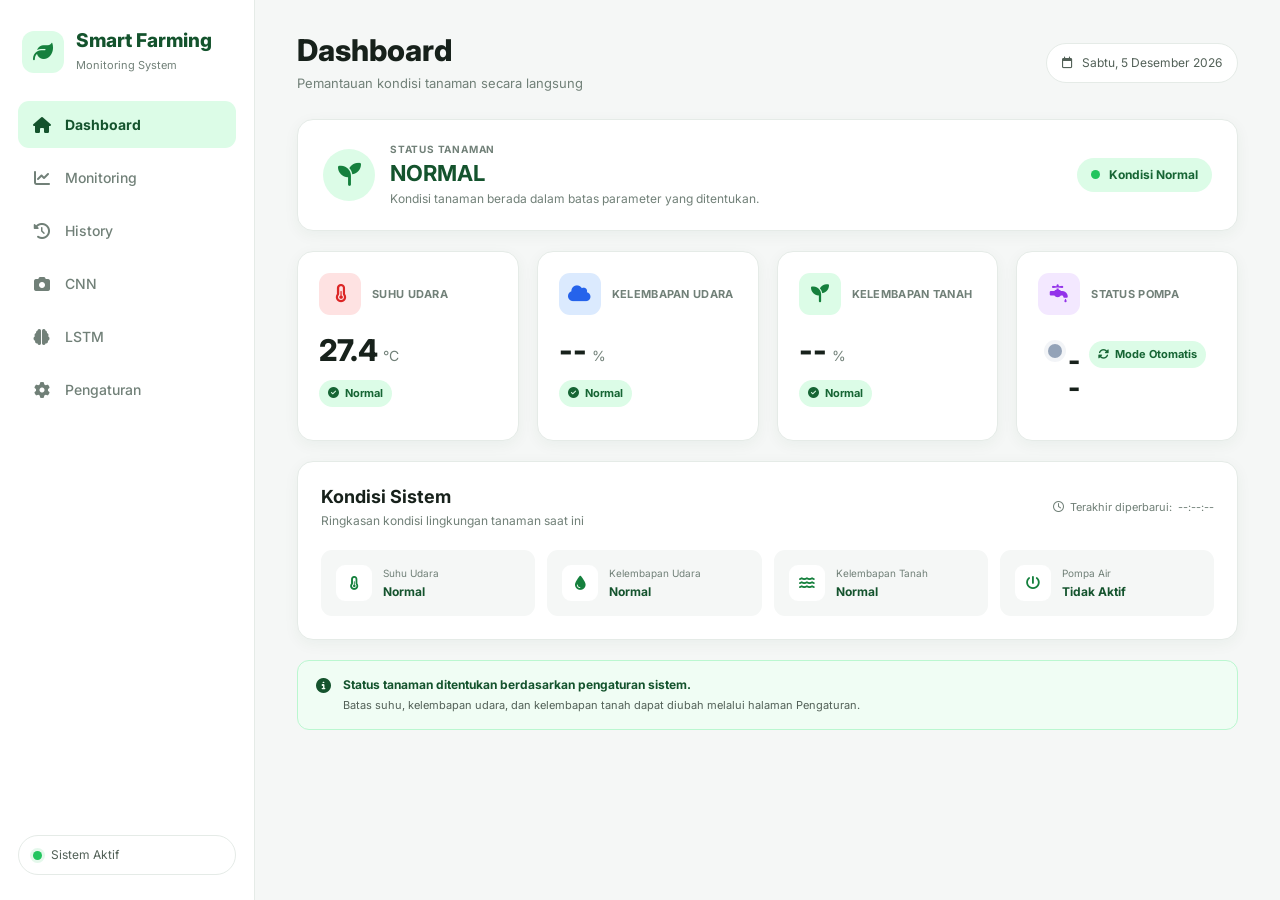
<file: smart-farming-web-interface-final/index.html>
<!DOCTYPE html>
<html lang="id">
<head>
    <meta charset="UTF-8">
    <meta name="viewport" content="width=device-width, initial-scale=1.0">

    <title>Dashboard - Smart Farming</title>

    <!-- Font -->
    <link rel="preconnect" href="https://fonts.googleapis.com">
    <link rel="preconnect" href="https://fonts.gstatic.com" crossorigin>
    <link href="https://fonts.googleapis.com/css2?family=Inter:wght@400;500;600;700;800&display=swap" rel="stylesheet">

    <!-- Icon -->
    <link rel="stylesheet"
          href="https://cdnjs.cloudflare.com/ajax/libs/font-awesome/6.5.2/css/all.min.css">

    <!-- CSS -->
    <link rel="stylesheet" href="style.css">
</head>

<body>

<div class="app-container">

    <!-- SIDEBAR -->
    <aside class="sidebar">

        <div class="sidebar-logo">

            <div class="logo-icon">
                <i class="fa-solid fa-leaf"></i>
            </div>

            <div>
                <h2>Smart Farming</h2>
                <span>Monitoring System</span>
            </div>

        </div>


        <nav class="sidebar-menu">

            <a href="index.html" class="menu-item active">
                <i class="fa-solid fa-house"></i>
                <span>Dashboard</span>
            </a>

            <a href="monitoring.html" class="menu-item">
                <i class="fa-solid fa-chart-line"></i>
                <span>Monitoring</span>
            </a>
<a href="history.html" class="menu-item">
                <i class="fa-solid fa-clock-rotate-left"></i>
                <span>History</span>
            </a>


                <a href="cnn.html" class="menu-item">
                    <i class="fa-solid fa-camera"></i>
                    <span>CNN</span>
                </a>

                <a href="lstm.html" class="menu-item">
                    <i class="fa-solid fa-brain"></i>
                    <span>LSTM</span>
                </a>

            <a href="setting.html" class="menu-item">
                <i class="fa-solid fa-gear"></i>
                <span>Pengaturan</span>
            </a>

        </nav>


        <div class="sidebar-footer">

            <div class="system-status">
                <span class="status-dot"></span>
                <span>Sistem Aktif</span>
            </div>

        </div>

    </aside>


    <!-- MAIN -->
    <main class="main-content">

        <!-- HEADER -->
        <header class="top-header">

            <div>
                <h1>Dashboard</h1>
                <p>Pemantauan kondisi tanaman secara langsung</p>
            </div>

            <div class="header-date">
                <i class="fa-regular fa-calendar"></i>
                <span id="currentDate">--</span>
            </div>

        </header>


        <!-- STATUS TANAMAN -->
        <section class="plant-status-card" id="plantStatusCard">

            <div class="plant-status-left">

                <div class="plant-status-icon">
                    <i class="fa-solid fa-seedling"></i>
                </div>

                <div>

                    <span class="section-label">
                        STATUS TANAMAN
                    </span>

                    <h2 id="plantStatus">
                        NORMAL
                    </h2>

                    <p id="plantStatusDescription">
                        Kondisi tanaman berada dalam batas
                        parameter yang ditentukan.
                    </p>

                </div>

            </div>


            <div class="status-indicator">

                <span
                    class="status-dot-large"
                    id="plantStatusDot">
                </span>

                <span id="plantStatusText">
                    Kondisi Normal
                </span>

            </div>

        </section>


        <!-- SENSOR -->
        <section class="dashboard-grid">


            <!-- SUHU -->
            <div class="sensor-card">

                <div class="sensor-card-header">

                    <div class="sensor-icon temperature">
                        <i class="fa-solid fa-temperature-half"></i>
                    </div>

                    <span class="sensor-label">
                        SUHU UDARA
                    </span>

                </div>


                <div class="sensor-value">

                    <span id="temperatureValue">
                        27.4
                    </span>

                    <span class="sensor-unit">
                        °C
                    </span>

                </div>


                <div
                    class="sensor-status normal"
                    id="temperatureStatus">

                    <i class="fa-solid fa-circle-check"></i>
                    Normal

                </div>

            </div>


            <!-- KELEMBAPAN UDARA -->
            <div class="sensor-card">

                <div class="sensor-card-header">

                    <div class="sensor-icon humidity">
                        <i class="fa-solid fa-cloud"></i>
                    </div>

                    <span class="sensor-label">
                        KELEMBAPAN UDARA
                    </span>

                </div>


                <div class="sensor-value">

                    <span id="humidityValue">
                        --
                    </span>

                    <span class="sensor-unit">
                        %
                    </span>

                </div>


                <div
                    class="sensor-status normal"
                    id="humidityStatus">

                    <i class="fa-solid fa-circle-check"></i>
                    Normal

                </div>

            </div>


            <!-- KELEMBAPAN TANAH -->
            <div class="sensor-card">

                <div class="sensor-card-header">

                    <div class="sensor-icon soil">
                        <i class="fa-solid fa-seedling"></i>
                    </div>

                    <span class="sensor-label">
                        KELEMBAPAN TANAH
                    </span>

                </div>


                <div class="sensor-value">

                    <span id="soilValue">
                        --
                    </span>

                    <span class="sensor-unit">
                        %
                    </span>

                </div>


                <div
                    class="sensor-status normal"
                    id="soilStatus">

                    <i class="fa-solid fa-circle-check"></i>
                    Normal

                </div>

            </div>


            <!-- POMPA -->
            <div class="sensor-card">

                <div class="sensor-card-header">

                    <div class="sensor-icon pump">
                        <i class="fa-solid fa-faucet-drip"></i>
                    </div>

                    <span class="sensor-label">
                        STATUS POMPA
                    </span>

                </div>


                <div class="pump-status">

                    <div
                        class="pump-indicator"
                        id="pumpIndicator">
                    </div>

                    <span id="pumpStatus">
                        --
                    </span>

                </div>


                <div
                    class="sensor-status normal"
                    id="pumpMode">

                    <i class="fa-solid fa-rotate"></i>
                    Mode Otomatis

                </div>

            </div>

        </section>


        <!-- KONDISI SISTEM -->
        <section class="information-section">

            <div class="section-header">

                <div>

                    <h2>Kondisi Sistem</h2>

                    <p>
                        Ringkasan kondisi lingkungan tanaman saat ini
                    </p>

                </div>


                <div class="last-update">

                    <i class="fa-regular fa-clock"></i>

                    Terakhir diperbarui:

                    <span id="lastUpdate">
                        --:--:--
                    </span>

                </div>

            </div>


            <div class="condition-panel">


                <!-- SUHU -->
                <div class="condition-item">

                    <div class="condition-icon">
                        <i class="fa-solid fa-temperature-half"></i>
                    </div>

                    <div class="condition-content">

                        <span>
                            Suhu Udara
                        </span>

                        <strong id="temperatureCondition">
                            Normal
                        </strong>

                    </div>

                </div>


                <!-- RH -->
                <div class="condition-item">

                    <div class="condition-icon">
                        <i class="fa-solid fa-droplet"></i>
                    </div>

                    <div class="condition-content">

                        <span>
                            Kelembapan Udara
                        </span>

                        <strong id="humidityCondition">
                            Normal
                        </strong>

                    </div>

                </div>


                <!-- SOIL -->
                <div class="condition-item">

                    <div class="condition-icon">
                        <i class="fa-solid fa-water"></i>
                    </div>

                    <div class="condition-content">

                        <span>
                            Kelembapan Tanah
                        </span>

                        <strong id="soilCondition">
                            Normal
                        </strong>

                    </div>

                </div>


                <!-- POMPA -->
                <div class="condition-item">

                    <div class="condition-icon">
                        <i class="fa-solid fa-power-off"></i>
                    </div>

                    <div class="condition-content">

                        <span>
                            Pompa Air
                        </span>

                        <strong id="pumpCondition">
                            Tidak Aktif
                        </strong>

                    </div>

                </div>

            </div>

        </section>


        <!-- INFORMASI -->
        <section class="dashboard-note">

            <i class="fa-solid fa-circle-info"></i>

            <div>

                <strong>
                    Status tanaman ditentukan berdasarkan
                    pengaturan sistem.
                </strong>

                <p>
                    Batas suhu, kelembapan udara, dan
                    kelembapan tanah dapat diubah melalui
                    halaman Pengaturan.
                </p>

            </div>

        </section>

    </main>

</div>


<!-- JAVASCRIPT -->
<script src="javascript/dashboard.js"></script>

</body>
</html>
</file>
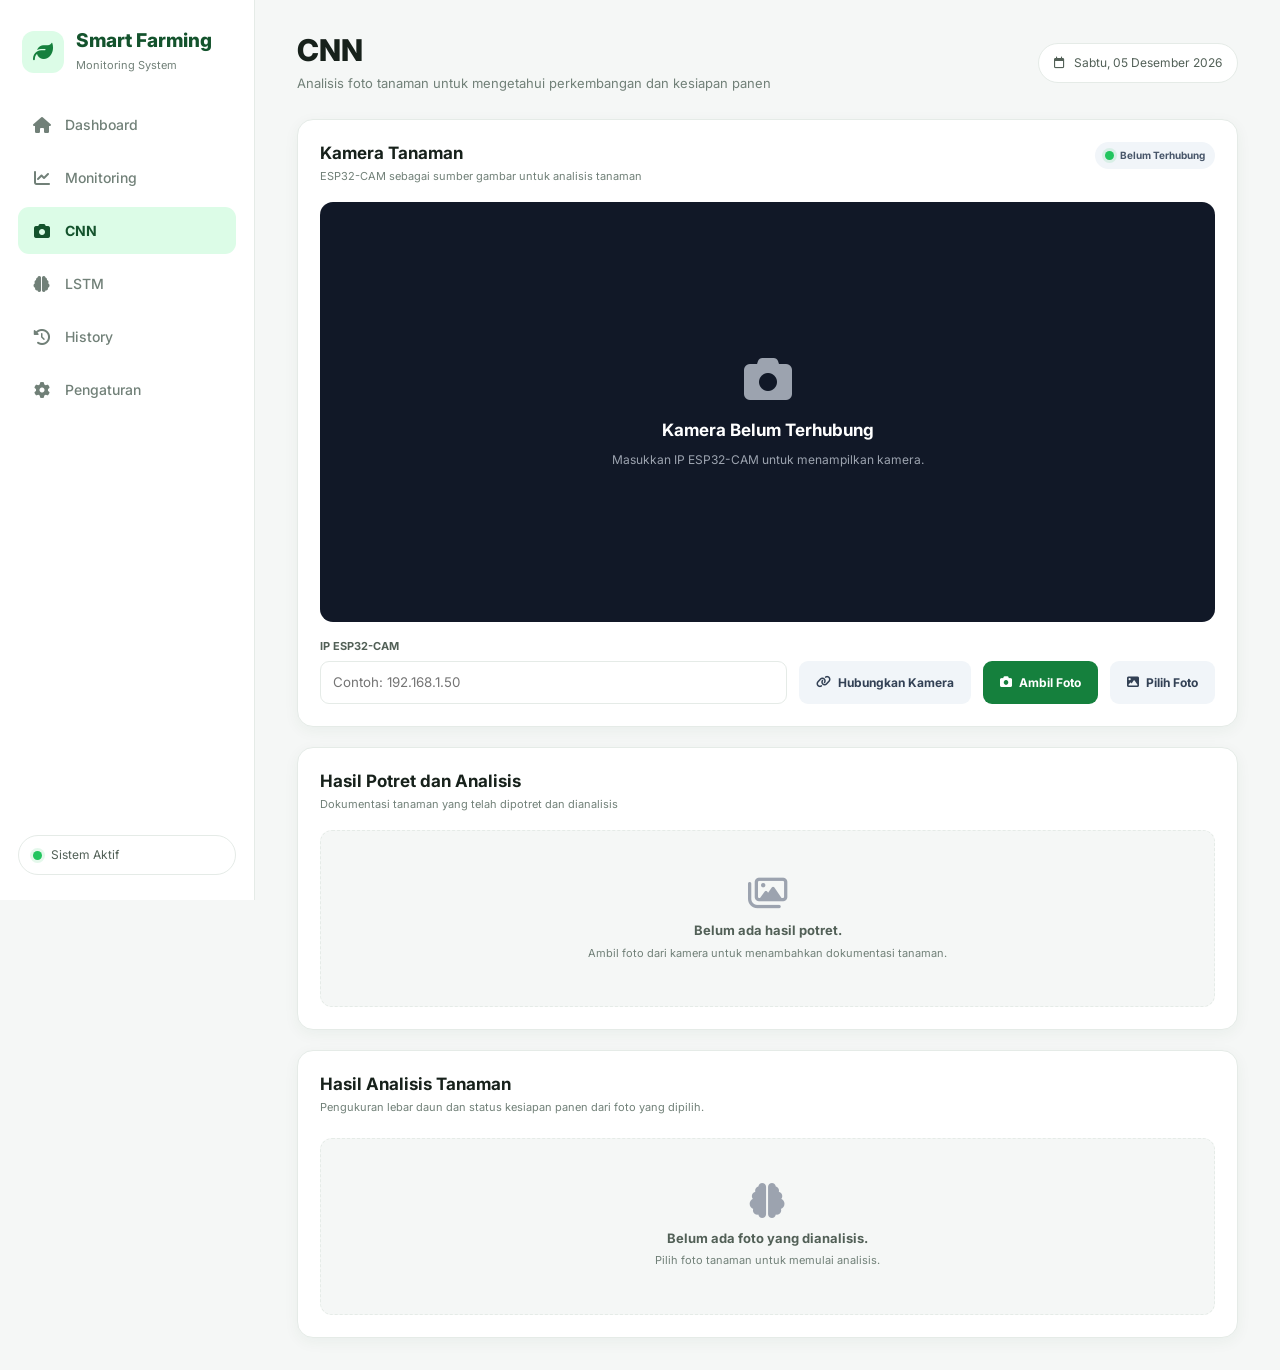
<file: smart-farming-web-interface-final/cnn.html>
<!DOCTYPE html>
<html lang="id">
<head>
<meta charset="UTF-8">
<meta name="viewport" content="width=device-width, initial-scale=1.0">
<title>CNN - Smart Farming</title>
<link rel="preconnect" href="https://fonts.googleapis.com">
<link rel="preconnect" href="https://fonts.gstatic.com" crossorigin>
<link href="https://fonts.googleapis.com/css2?family=Inter:wght@400;500;600;700;800&display=swap" rel="stylesheet">
<link rel="stylesheet" href="https://cdnjs.cloudflare.com/ajax/libs/font-awesome/6.5.2/css/all.min.css">
<link rel="stylesheet" href="style.css">
</head>
<body>
<div class="app-container">
<aside class="sidebar">
<div class="sidebar-logo">
<div class="logo-icon"><i class="fa-solid fa-leaf"></i></div>
<div><h2>Smart Farming</h2><span>Monitoring System</span></div>
</div>
<nav class="sidebar-menu">
                <a href="index.html" class="menu-item">
                    <i class="fa-solid fa-house"></i>
                    <span>Dashboard</span>
                </a>

                <a href="monitoring.html" class="menu-item">
                    <i class="fa-solid fa-chart-line"></i>
                    <span>Monitoring</span>
                </a>

                <a href="cnn.html" class="menu-item active">
                    <i class="fa-solid fa-camera"></i>
                    <span>CNN</span>
                </a>

                <a href="lstm.html" class="menu-item">
                    <i class="fa-solid fa-brain"></i>
                    <span>LSTM</span>
                </a>

                <a href="history.html" class="menu-item">
                    <i class="fa-solid fa-clock-rotate-left"></i>
                    <span>History</span>
                </a>

                <a href="setting.html" class="menu-item">
                    <i class="fa-solid fa-gear"></i>
                    <span>Pengaturan</span>
                </a>
</nav>
<div class="sidebar-footer"><div class="system-status"><span class="status-dot"></span><span>Sistem Aktif</span></div></div>
</aside>
<main class="main-content">
<header class="top-header">
<div><h1>CNN</h1><p>Analisis foto tanaman untuk mengetahui perkembangan dan kesiapan panen</p></div>
<div class="header-date"><i class="fa-regular fa-calendar"></i><span id="currentDate">--</span></div>
</header>

            <!-- =================================================
             KAMERA
             ================================================= -->

            <section class="monitor-panel camera-panel">

                <div class="monitor-panel-header">

                    <div>

                        <h2>
                            Kamera Tanaman
                        </h2>

                        <p>
                            ESP32-CAM sebagai sumber gambar untuk analisis tanaman
                        </p>

                    </div>

                    <span class="camera-status">

                        <span class="status-dot" id="cameraStatusDot">
                        </span>

                        <span id="cameraStatus">
                            Belum Terhubung
                        </span>

                    </span>

                </div>


                <!-- CAMERA -->

                <div class="monitor-camera">

                    <img id="cameraImage" alt="ESP32-CAM">

                    <div id="cameraPlaceholder" class="camera-placeholder">

                        <i class="fa-solid fa-camera"></i>

                        <h3>
                            Kamera Belum Terhubung
                        </h3>

                        <p>
                            Masukkan IP ESP32-CAM untuk menampilkan kamera.
                        </p>

                    </div>

                </div>


                <!-- CAMERA CONTROL -->

                <div class="camera-control">

                    <div class="camera-ip">

                        <label>
                            IP ESP32-CAM
                        </label>

                        <input type="text" id="cameraIpInput" placeholder="Contoh: 192.168.1.50">

                    </div>

                    <button class="camera-button" id="connectCameraButton">

                        <i class="fa-solid fa-link"></i>

                        Hubungkan Kamera

                    </button>


                    <button class="capture-button" id="captureButton">

                        <i class="fa-solid fa-camera"></i>

                        Ambil Foto

                    </button>
                    <!-- PILIH FOTO DARI PERANGKAT -->
                    <input type="file" id="cnnImageInput" accept="image/*" capture="environment" style="display:none;">

                    <button class="camera-button" id="uploadCnnButton">

                        <i class="fa-solid fa-image"></i>

                        Pilih Foto

                    </button>
                </div>

            </section>





            <!-- =================================================
             HASIL POTRET
             ================================================= -->

            <section class="monitor-panel photo-section">

                <div class="monitor-panel-header">

                    <div>

                        <h2>
                            Hasil Potret dan Analisis
                        </h2>

                        <p>
                            Dokumentasi tanaman yang telah dipotret dan dianalisis
                        </p>

                    </div>

                </div>


                <div class="photo-result-grid" id="photoResultGrid">

                    <!--
                    Foto hasil analisis akan ditambahkan
                    oleh monitoring.js
                -->
                    <div id="cnnUploadResult" style="display:none;">

                    </div>
                    <div class="empty-photo" id="emptyPhoto">

                        <i class="fa-regular fa-images"></i>

                        <p>
                            Belum ada hasil potret.
                        </p>

                        <span>
                            Ambil foto dari kamera untuk menambahkan
                            dokumentasi tanaman.
                        </span>

                    </div>

                </div>

            </section>





<section class="monitor-panel" style="margin-top:20px;">
<div class="monitor-panel-header">
<div><h2>Hasil Analisis Tanaman</h2><p>Pengukuran lebar daun dan status kesiapan panen dari foto yang dipilih.</p></div>
</div>
<div id="cnnAnalysisResult" class="cnn-analysis-result">
<div class="empty-photo"><i class="fa-solid fa-brain"></i><p>Belum ada foto yang dianalisis.</p><span>Pilih foto tanaman untuk memulai analisis.</span></div>
</div>
</section>

</main>
</div>
<script src="javascript/cnn.js"></script>
</body>
</html>
</file>
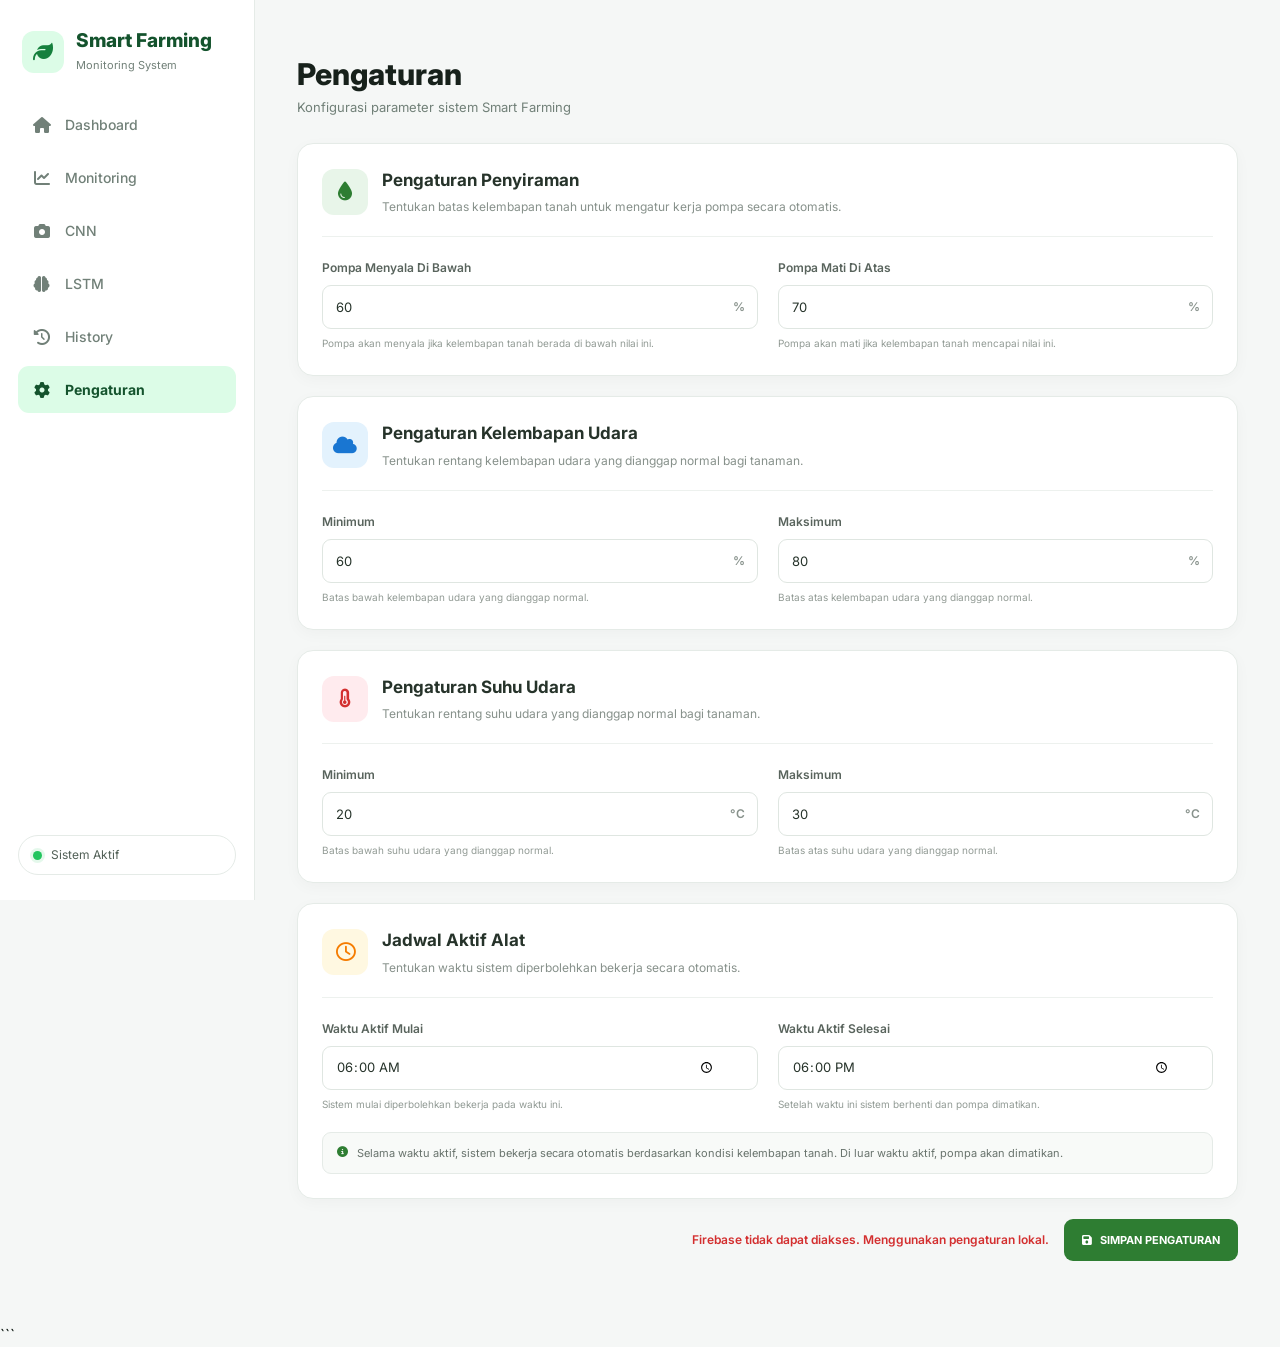
<file: smart-farming-web-interface-final/setting.html>
```html
<!DOCTYPE html>
<html lang="id">

<head>
    <meta charset="UTF-8">
    <meta name="viewport" content="width=device-width, initial-scale=1.0">

    <title>Pengaturan - Smart Farming</title>

    <!-- Font -->
    <link rel="preconnect" href="https://fonts.googleapis.com">
    <link rel="preconnect" href="https://fonts.gstatic.com" crossorigin>

    <link
        href="https://fonts.googleapis.com/css2?family=Inter:wght@400;500;600;700;800&display=swap"
        rel="stylesheet"
    >

    <!-- Font Awesome -->
    <link
        rel="stylesheet"
        href="https://cdnjs.cloudflare.com/ajax/libs/font-awesome/6.5.2/css/all.min.css"
    >

    <!-- CSS UTAMA -->
    <link rel="stylesheet" href="style.css">
</head>

<body>

<div class="app-container">

    <!-- =====================================================
         SIDEBAR
         ===================================================== -->

    <aside class="sidebar">

        <div class="sidebar-logo">

            <div class="logo-icon">
                <i class="fa-solid fa-leaf"></i>
            </div>

            <div>
                <h2>Smart Farming</h2>
                <span>Monitoring System</span>
            </div>

        </div>


        <nav class="sidebar-menu">

            <a href="index.html" class="menu-item">
                <i class="fa-solid fa-house"></i>
                <span>Dashboard</span>
            </a>

            <a href="monitoring.html" class="menu-item">
                <i class="fa-solid fa-chart-line"></i>
                <span>Monitoring</span>
            </a>

                <a href="cnn.html" class="menu-item">
                    <i class="fa-solid fa-camera"></i>
                    <span>CNN</span>
                </a>

                <a href="lstm.html" class="menu-item">
                    <i class="fa-solid fa-brain"></i>
                    <span>LSTM</span>
                </a>
<a href="history.html" class="menu-item">
                <i class="fa-solid fa-clock-rotate-left"></i>
                <span>History</span>
            </a>

            <a href="setting.html" class="menu-item active">
                <i class="fa-solid fa-gear"></i>
                <span>Pengaturan</span>
            </a>

        </nav>


        <div class="sidebar-footer">

            <div class="system-status">

                <span class="status-dot"></span>

                <span>Sistem Aktif</span>

            </div>

        </div>

    </aside>


    <!-- =====================================================
         MAIN CONTENT
         ===================================================== -->

    <main class="main-content">

        <!-- HEADER -->

        <header class="top-header">

            <div>

                <h1>Pengaturan</h1>

                <p>
                    Konfigurasi parameter sistem Smart Farming
                </p>

            </div>

        </header>


        <!-- =================================================
             PENGATURAN PENYIRAMAN
             ================================================= -->

        <section class="setting-section">

            <div class="setting-section-header">

                <div class="setting-section-icon soil">
                    <i class="fa-solid fa-droplet"></i>
                </div>

                <div>

                    <h2>Pengaturan Penyiraman</h2>

                    <p>
                        Tentukan batas kelembapan tanah untuk
                        mengatur kerja pompa secara otomatis.
                    </p>

                </div>

            </div>


            <div class="setting-grid">

                <!-- BATAS POMPA ON -->

                <div class="setting-item">

                    <label for="soilOn">
                        Pompa Menyala Di Bawah
                    </label>

                    <div class="setting-input">

                        <input
                            type="number"
                            id="soilOn"
                            min="0"
                            max="100"
                            value="60"
                        >

                        <span>%</span>

                    </div>

                    <small>
                        Pompa akan menyala jika kelembapan
                        tanah berada di bawah nilai ini.
                    </small>

                </div>


                <!-- BATAS POMPA OFF -->

                <div class="setting-item">

                    <label for="soilOff">
                        Pompa Mati Di Atas
                    </label>

                    <div class="setting-input">

                        <input
                            type="number"
                            id="soilOff"
                            min="0"
                            max="100"
                            value="70"
                        >

                        <span>%</span>

                    </div>

                    <small>
                        Pompa akan mati jika kelembapan
                        tanah mencapai nilai ini.
                    </small>

                </div>

            </div>

        </section>


        <!-- =================================================
             KELEMBAPAN UDARA
             ================================================= -->

        <section class="setting-section">

            <div class="setting-section-header">

                <div class="setting-section-icon humidity">
                    <i class="fa-solid fa-cloud"></i>
                </div>

                <div>

                    <h2>Pengaturan Kelembapan Udara</h2>

                    <p>
                        Tentukan rentang kelembapan udara
                        yang dianggap normal bagi tanaman.
                    </p>

                </div>

            </div>


            <div class="setting-grid">

                <!-- MINIMUM -->

                <div class="setting-item">

                    <label for="humidityMin">
                        Minimum
                    </label>

                    <div class="setting-input">

                        <input
                            type="number"
                            id="humidityMin"
                            min="0"
                            max="100"
                            value="60"
                        >

                        <span>%</span>

                    </div>

                    <small>
                        Batas bawah kelembapan udara
                        yang dianggap normal.
                    </small>

                </div>


                <!-- MAKSIMUM -->

                <div class="setting-item">

                    <label for="humidityMax">
                        Maksimum
                    </label>

                    <div class="setting-input">

                        <input
                            type="number"
                            id="humidityMax"
                            min="0"
                            max="100"
                            value="80"
                        >

                        <span>%</span>

                    </div>

                    <small>
                        Batas atas kelembapan udara
                        yang dianggap normal.
                    </small>

                </div>

            </div>

        </section>


        <!-- =================================================
             SUHU UDARA
             ================================================= -->

        <section class="setting-section">

            <div class="setting-section-header">

                <div class="setting-section-icon temperature">
                    <i class="fa-solid fa-temperature-half"></i>
                </div>

                <div>

                    <h2>Pengaturan Suhu Udara</h2>

                    <p>
                        Tentukan rentang suhu udara
                        yang dianggap normal bagi tanaman.
                    </p>

                </div>

            </div>


            <div class="setting-grid">

                <!-- SUHU MINIMUM -->

                <div class="setting-item">

                    <label for="tempMin">
                        Minimum
                    </label>

                    <div class="setting-input">

                        <input
                            type="number"
                            id="tempMin"
                            step="0.1"
                            value="20"
                        >

                        <span>°C</span>

                    </div>

                    <small>
                        Batas bawah suhu udara
                        yang dianggap normal.
                    </small>

                </div>


                <!-- SUHU MAKSIMUM -->

                <div class="setting-item">

                    <label for="tempMax">
                        Maksimum
                    </label>

                    <div class="setting-input">

                        <input
                            type="number"
                            id="tempMax"
                            step="0.1"
                            value="30"
                        >

                        <span>°C</span>

                    </div>

                    <small>
                        Batas atas suhu udara
                        yang dianggap normal.
                    </small>

                </div>

            </div>

        </section>


        <!-- =================================================
             JADWAL AKTIF ALAT
             ================================================= -->

        <section class="setting-section">

            <div class="setting-section-header">

                <div class="setting-section-icon schedule">
                    <i class="fa-regular fa-clock"></i>
                </div>

                <div>

                    <h2>Jadwal Aktif Alat</h2>

                    <p>
                        Tentukan waktu sistem diperbolehkan
                        bekerja secara otomatis.
                    </p>

                </div>

            </div>


            <div class="setting-grid">

                <!-- WAKTU MULAI -->

                <div class="setting-item">

                    <label for="startTime">
                        Waktu Aktif Mulai
                    </label>

                    <div class="setting-input">

                        <input
                            type="time"
                            id="startTime"
                            value="06:00"
                        >

                    </div>

                    <small>
                        Sistem mulai diperbolehkan bekerja
                        pada waktu ini.
                    </small>

                </div>


                <!-- WAKTU SELESAI -->

                <div class="setting-item">

                    <label for="endTime">
                        Waktu Aktif Selesai
                    </label>

                    <div class="setting-input">

                        <input
                            type="time"
                            id="endTime"
                            value="18:00"
                        >

                    </div>

                    <small>
                        Setelah waktu ini sistem berhenti
                        dan pompa dimatikan.
                    </small>

                </div>

            </div>


            <!-- INFORMASI JADWAL -->

            <div class="schedule-note">

                <i class="fa-solid fa-circle-info"></i>

                <span>
                    Selama waktu aktif, sistem bekerja
                    secara otomatis berdasarkan kondisi
                    kelembapan tanah. Di luar waktu aktif,
                    pompa akan dimatikan.
                </span>

            </div>

        </section>


        <!-- =================================================
             TOMBOL SIMPAN
             ================================================= -->

        <div class="setting-actions">

            <p id="message"></p>

            <button
                type="button"
                id="saveButton"
                class="save-button"
            >

                <i class="fa-solid fa-floppy-disk"></i>

                SIMPAN PENGATURAN

            </button>

        </div>


    </main>

</div>


<!-- JAVASCRIPT -->

<script src="javascript/setting.js"></script>

</body>

</html>
```
</file>
<file: smart-farming-web-interface-final/style.css>
/* =========================================================
   SMART FARMING - DASHBOARD
   ========================================================= */

* {
    box-sizing: border-box;
    margin: 0;
    padding: 0;
}

:root {
    --green: #15803d;
    --green-dark: #14532d;
    --green-light: #dcfce7;
    --green-soft: #f0fdf4;

    --blue: #2563eb;
    --blue-light: #dbeafe;

    --orange: #d97706;
    --orange-light: #fef3c7;

    --red: #dc2626;
    --red-light: #fee2e2;

    --text: #17211b;
    --text-soft: #526057;
    --muted: #718078;

    --border: #e5ebe7;
    --background: #f5f7f6;
    --white: #ffffff;

    --sidebar-width: 255px;

    --radius-sm: 8px;
    --radius-md: 12px;
    --radius-lg: 16px;

    --shadow-sm: 0 4px 15px rgba(20, 83, 45, 0.05);
    --shadow-md: 0 8px 25px rgba(20, 83, 45, 0.07);
}


/* =========================================================
   BODY
   ========================================================= */

body {
    font-family: "Inter", Arial, "Segoe UI", sans-serif;
    background: var(--background);
    color: var(--text);
    line-height: 1.5;
}


/* =========================================================
   APP CONTAINER
   ========================================================= */

.app-container {
    min-height: 100vh;
    width: 100%;
}


/* =========================================================
   SIDEBAR
   ========================================================= */

.sidebar {
    position: fixed;

    top: 0;
    left: 0;
    bottom: 0;

    width: var(--sidebar-width);

    background: var(--white);

    border-right: 1px solid var(--border);

    padding: 25px 18px;

    display: flex;
    flex-direction: column;

    z-index: 1000;
}


/* =========================================================
   SIDEBAR LOGO
   ========================================================= */

.sidebar-logo {
    display: flex;
    align-items: center;

    gap: 12px;

    padding: 5px 4px 28px;
}

.logo-icon {
    width: 42px;
    height: 42px;

    display: flex;
    align-items: center;
    justify-content: center;

    background: var(--green-light);

    color: var(--green);

    border-radius: 12px;

    font-size: 20px;
}

.sidebar-logo h2 {
    font-size: 19px;
    font-weight: 800;

    color: var(--green-dark);

    line-height: 1.2;
}

.sidebar-logo span {
    display: block;

    margin-top: 4px;

    font-size: 11px;

    color: var(--muted);
}


/* =========================================================
   SIDEBAR MENU
   ========================================================= */

.sidebar-menu {
    display: flex;

    flex-direction: column;

    gap: 6px;
}

.menu-item {
    display: flex;
    align-items: center;

    gap: 13px;

    width: 100%;

    padding: 13px 14px;

    text-decoration: none;

    color: var(--muted);

    border-radius: 11px;

    font-size: 14px;
    font-weight: 500;

    transition: all 0.2s ease;
}

.menu-item i {
    width: 20px;

    text-align: center;

    font-size: 16px;
}

.menu-item:hover {
    background: var(--green-soft);

    color: var(--green-dark);
}

.menu-item.active {
    background: var(--green-light);

    color: var(--green-dark);

    font-weight: 700;
}


/* =========================================================
   SIDEBAR FOOTER
   ========================================================= */

.sidebar-footer {
    margin-top: auto;

    padding-top: 20px;
}

.sidebar-footer .system-status {
    display: flex;
    align-items: center;

    gap: 9px;

    width: 100%;

    padding: 10px 14px;

    background: var(--white);

    border: 1px solid var(--border);

    border-radius: 25px;

    font-size: 12px;

    color: var(--text-soft);
}

.status-dot {
    width: 9px;
    height: 9px;

    display: inline-block;

    border-radius: 50%;

    background: #22c55e;

    box-shadow: 0 0 0 3px rgba(34, 197, 94, 0.12);
}


/* =========================================================
   MAIN CONTENT
   ========================================================= */

.main-content {
    margin-left: var(--sidebar-width);

    width: calc(100% - var(--sidebar-width));

    min-height: 100vh;

    padding: 32px 42px;
}


/* =========================================================
   HEADER
   ========================================================= */

.top-header {
    display: flex;

    align-items: center;
    justify-content: space-between;

    gap: 20px;

    margin-bottom: 25px;
}

.top-header h1 {
    font-size: 30px;

    line-height: 1.2;

    font-weight: 800;

    color: var(--text);
}

.top-header p {
    margin-top: 6px;

    color: var(--muted);

    font-size: 13px;
}

.header-date {
    display: flex;
    align-items: center;

    gap: 9px;

    padding: 10px 15px;

    background: var(--white);

    border: 1px solid var(--border);

    border-radius: 25px;

    color: var(--text-soft);

    font-size: 12px;

    white-space: nowrap;
}


/* =========================================================
   STATUS TANAMAN
   ========================================================= */

.plant-status-card {
    width: 100%;

    display: flex;

    align-items: center;
    justify-content: space-between;

    gap: 20px;

    padding: 22px 25px;

    background: var(--white);

    border: 1px solid var(--border);

    border-radius: var(--radius-lg);

    box-shadow: var(--shadow-sm);

    transition: 0.2s ease;
}

.plant-status-card.warning {
    background: #fffaf0;

    border-color: #fcd34d;
}


/* bagian kiri */

.plant-status-left {
    display: flex;
    align-items: center;

    gap: 15px;
}

.plant-status-icon {
    width: 52px;
    height: 52px;

    flex-shrink: 0;

    display: flex;
    align-items: center;
    justify-content: center;

    background: var(--green-light);

    color: var(--green);

    border-radius: 50%;

    font-size: 23px;
}

.plant-status-card.warning .plant-status-icon {
    background: var(--orange-light);

    color: var(--orange);
}

.section-label {
    display: block;

    margin-bottom: 3px;

    color: var(--muted);

    font-size: 10px;

    font-weight: 700;

    letter-spacing: 0.8px;
}

.plant-status-left h2 {
    font-size: 22px;

    line-height: 1.2;

    color: var(--green-dark);
}

.plant-status-card.warning h2 {
    color: var(--orange);
}

.plant-status-left p {
    margin-top: 4px;

    color: var(--muted);

    font-size: 12px;
}


/* indikator kanan */

.status-indicator {
    display: flex;
    align-items: center;

    gap: 9px;

    padding: 8px 14px;

    background: var(--green-light);

    color: #166534;

    border-radius: 20px;

    font-size: 12px;

    font-weight: 700;

    white-space: nowrap;
}

.plant-status-card.warning .status-indicator {
    background: var(--orange-light);

    color: #92400e;
}

.status-dot-large {
    width: 9px;
    height: 9px;

    display: inline-block;

    background: #22c55e;

    border-radius: 50%;
}

.plant-status-card.warning .status-dot-large {
    background: #f59e0b;
}


/* =========================================================
   DASHBOARD SENSOR GRID
   ========================================================= */

.dashboard-grid {
    display: grid;

    grid-template-columns: repeat(4, minmax(0, 1fr));

    gap: 18px;

    margin-top: 20px;
}


/* =========================================================
   SENSOR CARD
   ========================================================= */

.sensor-card {
    min-height: 190px;

    padding: 21px;

    background: var(--white);

    border: 1px solid var(--border);

    border-radius: var(--radius-lg);

    box-shadow: var(--shadow-sm);

    transition:
        transform 0.2s ease,
        box-shadow 0.2s ease;
}

.sensor-card:hover {
    transform: translateY(-3px);

    box-shadow: var(--shadow-md);
}


/* header sensor */

.sensor-card-header {
    display: flex;

    align-items: center;

    gap: 11px;

    margin-bottom: 20px;
}

.sensor-icon {
    width: 42px;
    height: 42px;

    flex-shrink: 0;

    display: flex;
    align-items: center;
    justify-content: center;

    border-radius: 11px;

    font-size: 18px;
}

.sensor-icon.temperature {
    background: #fee2e2;
    color: #dc2626;
}

.sensor-icon.humidity {
    background: var(--blue-light);
    color: var(--blue);
}

.sensor-icon.soil {
    background: var(--green-light);
    color: var(--green);
}

.sensor-icon.pump {
    background: #f3e8ff;
    color: #9333ea;
}

.sensor-label {
    color: var(--muted);

    font-size: 11px;

    font-weight: 700;

    letter-spacing: 0.3px;
}


/* =========================================================
   SENSOR VALUE
   ========================================================= */

.sensor-value {
    display: flex;

    align-items: baseline;

    gap: 5px;

    margin-bottom: 13px;
}

.sensor-value span:first-child {
    font-size: 30px;

    line-height: 1;

    font-weight: 800;

    color: var(--text);
}

.sensor-unit {
    font-size: 14px;

    color: var(--muted);
}


/* =========================================================
   SENSOR STATUS
   ========================================================= */

.sensor-status {
    display: inline-flex;

    align-items: center;

    gap: 6px;

    padding: 5px 9px;

    border-radius: 20px;

    font-size: 11px;

    font-weight: 700;
}

.sensor-status.normal {
    background: var(--green-light);

    color: #166534;
}

.sensor-status.warning {
    background: var(--orange-light);

    color: #92400e;
}

.sensor-status.danger {
    background: var(--red-light);

    color: #991b1b;
}


/* =========================================================
   PUMP
   ========================================================= */

.pump-status {
    display: flex;

    align-items: center;

    gap: 11px;

    margin-top: 3px;

    margin-bottom: 17px;
}

.pump-status > span {
    font-size: 27px;

    line-height: 1;

    font-weight: 800;
}

.pump-indicator {
    width: 14px;
    height: 14px;

    border-radius: 50%;

    background: #94a3b8;

    box-shadow: 0 0 0 4px rgba(148, 163, 184, 0.12);

    transition: 0.2s ease;
}

.pump-indicator.active {
    background: #22c55e;

    box-shadow:
        0 0 0 4px rgba(34, 197, 94, 0.14),
        0 0 12px rgba(34, 197, 94, 0.35);
}


/* =========================================================
   INFORMASI KONDISI SISTEM
   ========================================================= */

.information-section {
    margin-top: 20px;

    padding: 23px;

    background: var(--white);

    border: 1px solid var(--border);

    border-radius: var(--radius-lg);

    box-shadow: var(--shadow-sm);
}

.section-header {
    display: flex;

    align-items: center;
    justify-content: space-between;

    gap: 20px;

    margin-bottom: 20px;
}

.section-header h2 {
    font-size: 18px;

    line-height: 1.3;
}

.section-header p {
    margin-top: 4px;

    color: var(--muted);

    font-size: 12px;
}

.last-update {
    display: flex;
    align-items: center;

    gap: 6px;

    color: var(--muted);

    font-size: 11px;

    white-space: nowrap;
}


/* =========================================================
   CONDITION PANEL
   ========================================================= */

.condition-panel {
    display: grid;

    grid-template-columns: repeat(4, minmax(0, 1fr));

    gap: 12px;
}

.condition-item {
    display: flex;

    align-items: center;

    gap: 11px;

    padding: 14px;

    background: var(--background);

    border-radius: 11px;

    border: 1px solid transparent;
}

.condition-icon {
    width: 36px;
    height: 36px;

    flex-shrink: 0;

    display: flex;
    align-items: center;
    justify-content: center;

    background: var(--white);

    color: var(--green);

    border-radius: 9px;

    font-size: 14px;
}

.condition-content span {
    display: block;

    color: var(--muted);

    font-size: 10px;
}

.condition-content strong {
    display: block;

    margin-top: 2px;

    font-size: 12px;

    color: var(--green-dark);
}


/* =========================================================
   DASHBOARD NOTE
   ========================================================= */

.dashboard-note {
    display: flex;

    align-items: flex-start;

    gap: 12px;

    margin-top: 20px;

    padding: 15px 18px;

    background: var(--green-soft);

    border: 1px solid #bbf7d0;

    border-radius: var(--radius-md);

    color: var(--green-dark);
}

.dashboard-note > i {
    margin-top: 2px;

    font-size: 15px;
}

.dashboard-note strong {
    display: block;

    font-size: 12px;
}

.dashboard-note p {
    margin-top: 3px;

    color: var(--text-soft);

    font-size: 11px;
}


/* =========================================================
   TABLET
   ========================================================= */


/* ============================================================
   LSTM PREDICTION PLACEHOLDER
   ============================================================ */

.prediction-chart-container {
    position: relative;
    min-height: 310px;
}

.prediction-empty {
    position: absolute;
    top: 10px;
    left: 50%;
    transform: translateX(-50%);
    display: flex;
    flex-direction: row;
    align-items: center;
    justify-content: center;
    text-align: left;
    padding: 8px 12px;
    gap: 9px;
    max-width: calc(100% - 28px);
    color: #6b7280;
    background: rgba(255, 255, 255, 0.94);
    border: 1px solid #e5e7eb;
    border-radius: 12px;
    box-shadow: 0 2px 8px rgba(15, 23, 42, 0.04);
    z-index: 2;
    pointer-events: none;
}

.prediction-empty i {
    font-size: 15px;
    flex: 0 0 auto;
}

.prediction-empty strong {
    display: block;
    font-size: 11px;
    margin-bottom: 2px;
}

.prediction-empty span {
    display: block;
    max-width: 390px;
    font-size: 10px;
    line-height: 1.45;
}

@media (max-width: 1150px) {

    .main-content {
        padding: 28px 30px;
    }

    .dashboard-grid {
        grid-template-columns: repeat(2, minmax(0, 1fr));
    }

    .condition-panel {
        grid-template-columns: repeat(2, minmax(0, 1fr));
    }
}


/* =========================================================
   MOBILE
   ========================================================= */

@media (max-width: 700px) {

    :root {
        --sidebar-width: 70px;
    }

    .sidebar {
        width: 70px;

        padding: 18px 10px;
    }

    .sidebar-logo {
        justify-content: center;

        padding-bottom: 25px;
    }

    .logo-icon {
        width: 42px;
        height: 42px;
    }

    .sidebar-logo > div:last-child {
        display: none;
    }

    .menu-item {
        justify-content: center;

        padding: 13px 5px;
    }

    .menu-item span {
        display: none;
    }

    .menu-item i {
        font-size: 18px;
    }

    .sidebar-footer .system-status {
        justify-content: center;

        padding: 10px 5px;
    }

    .sidebar-footer .system-status span:last-child {
        display: none;
    }

    .main-content {
        margin-left: 70px;

        width: calc(100% - 70px);

        padding: 22px 15px;
    }

    .top-header {
        align-items: flex-start;

        flex-direction: column;

        margin-bottom: 20px;
    }

    .top-header h1 {
        font-size: 25px;
    }

    .header-date {
        width: 100%;

        justify-content: center;
    }

    .plant-status-card {
        align-items: flex-start;

        flex-direction: column;

        padding: 20px;
    }

    .status-indicator {
        align-self: flex-start;
    }

    .dashboard-grid {
        grid-template-columns: 1fr;

        gap: 14px;
    }

    .sensor-card {
        min-height: auto;
    }

    .section-header {
        align-items: flex-start;

        flex-direction: column;
    }

    .last-update {
        white-space: normal;
    }

    .condition-panel {
        grid-template-columns: 1fr;
    }
}


/* =========================================================
   SMALL MOBILE
   ========================================================= */

@media (max-width: 450px) {

    .main-content {
        padding: 18px 12px;
    }

    .top-header h1 {
        font-size: 22px;
    }

    .plant-status-left {
        align-items: flex-start;
    }

    .plant-status-left h2 {
        font-size: 20px;
    }

    .sensor-value span:first-child {
        font-size: 28px;
    }

    .information-section {
        padding: 18px;
    }

    .dashboard-note {
        padding: 13px;
    }
}
/* =========================================================
   MONITORING PAGE
   ========================================================= */


/* =========================================================
   SENSOR MONITORING
   ========================================================= */

.monitor-sensor-grid {
    display: grid;

    grid-template-columns:
        repeat(3, minmax(0, 1fr));

    gap: 18px;

    margin-top: 20px;
}

.monitor-sensor-card {
    display: flex;

    align-items: center;

    gap: 15px;

    padding: 20px;

    background: var(--white);

    border: 1px solid var(--border);

    border-radius: var(--radius-lg);

    box-shadow: var(--shadow-sm);
}

.monitor-sensor-icon {
    width: 48px;
    height: 48px;

    flex-shrink: 0;

    display: flex;

    align-items: center;
    justify-content: center;

    border-radius: 12px;

    font-size: 20px;
}

.monitor-sensor-icon.temperature {
    background: #fee2e2;
    color: #dc2626;
}

.monitor-sensor-icon.humidity {
    background: #dbeafe;
    color: #2563eb;
}

.monitor-sensor-icon.soil {
    background: var(--green-light);
    color: var(--green);
}

.monitor-sensor-card span {
    display: block;

    color: var(--muted);

    font-size: 11px;

    font-weight: 700;

    letter-spacing: .3px;
}

.monitor-sensor-card strong {
    display: block;

    margin-top: 4px;

    font-size: 25px;

    color: var(--text);
}


/* =========================================================
   GRAPH
   ========================================================= */

.monitor-chart-grid {
    display: grid;

    grid-template-columns:
        repeat(2, minmax(0, 1fr));

    gap: 20px;

    margin-top: 20px;
}

.monitor-panel {
    background: var(--white);

    border: 1px solid var(--border);

    border-radius: var(--radius-lg);

    box-shadow: var(--shadow-sm);

    padding: 22px;

    margin-top: 20px;
}

.monitor-chart-grid .monitor-panel {
    margin-top: 0;
}

.monitor-panel-header {
    display: flex;

    align-items: flex-start;

    justify-content: space-between;

    gap: 15px;

    margin-bottom: 18px;
}

.monitor-panel-header h2 {
    font-size: 17px;

    line-height: 1.3;
}

.monitor-panel-header p {
    margin-top: 4px;

    color: var(--muted);

    font-size: 11px;
}


/* chart */

.chart-container {
    height: 310px;

    position: relative;
}


/* =========================================================
   BADGE
   ========================================================= */

.prediction-badge,
.live-badge,
.camera-status,
.ai-status {
    display: inline-flex;

    align-items: center;

    gap: 6px;

    padding: 6px 10px;

    border-radius: 20px;

    font-size: 10px;

    font-weight: 700;

    white-space: nowrap;
}

.prediction-badge {
    background: #f3e8ff;

    color: #7e22ce;
}

.live-badge {
    background: var(--green-light);

    color: #166534;
}

.live-badge span {
    width: 7px;
    height: 7px;

    border-radius: 50%;

    background: #22c55e;
}


/* =========================================================
   CAMERA
   ========================================================= */

.camera-panel {
    margin-top: 20px;
}

.camera-status {
    background: #f1f5f9;

    color: #475569;
}

.monitor-camera {
    width: 100%;

    min-height: 420px;

    background: #111827;

    border-radius: 13px;

    overflow: hidden;

    display: flex;

    align-items: center;

    justify-content: center;

    position: relative;
}

.monitor-camera img {
    width: 100%;

    height: 100%;

    max-height: 600px;

    object-fit: contain;

    display: none;
}

.camera-placeholder {
    display: flex;

    flex-direction: column;

    align-items: center;

    justify-content: center;

    text-align: center;

    color: white;

    padding: 30px;
}

.camera-placeholder i {
    font-size: 48px;

    margin-bottom: 15px;

    color: #9ca3af;
}

.camera-placeholder h3 {
    font-size: 17px;
}

.camera-placeholder p {
    margin-top: 7px;

    color: #9ca3af;

    font-size: 12px;
}


/* =========================================================
   CAMERA CONTROL
   ========================================================= */

.camera-control {
    display: grid;

    grid-template-columns: 1fr auto auto;

    align-items: end;

    gap: 12px;

    margin-top: 16px;
}

.camera-ip label {
    display: block;

    margin-bottom: 6px;

    font-size: 11px;

    font-weight: 700;

    color: var(--text-soft);
}

.camera-ip input {
    width: 100%;

    height: 43px;

    padding: 0 12px;

    border: 1px solid var(--border);

    border-radius: 9px;

    outline: none;

    font-family: inherit;
}

.camera-ip input:focus {
    border-color: var(--green);

    box-shadow:
        0 0 0 3px rgba(21, 128, 61, .10);
}

.camera-button,
.capture-button {
    height: 43px;

    padding: 0 17px;

    border: 0;

    border-radius: 9px;

    cursor: pointer;

    font-family: inherit;

    font-weight: 700;

    font-size: 12px;

    display: inline-flex;

    align-items: center;

    justify-content: center;

    gap: 7px;
}

.camera-button {
    background: #f1f5f9;

    color: #334155;
}

.camera-button:hover {
    background: #e2e8f0;
}

.capture-button {
    background: var(--green);

    color: white;
}

.capture-button:hover {
    background: var(--green-dark);
}


/* =========================================================
   PHOTO RESULT
   ========================================================= */

.photo-section {
    margin-top: 20px;
}

.photo-result-grid {
    display: grid;

    grid-template-columns:
        repeat(3, minmax(0, 1fr));

    gap: 18px;
}


/* =========================================================
   PHOTO CARD
   ========================================================= */

.photo-result-card {
    overflow: hidden;

    background: var(--white);

    border: 1px solid var(--border);

    border-radius: 14px;

    box-shadow: var(--shadow-sm);
}

.photo-result-image {
    position: relative;

    width: 100%;

    height: 210px;

    background: #111827;

    overflow: hidden;
}

.photo-result-image img {
    width: 100%;

    height: 100%;

    object-fit: cover;
}

.photo-time {
    position: absolute;

    left: 10px;
    bottom: 10px;

    padding: 5px 8px;

    background: rgba(17, 24, 39, .78);

    color: white;

    border-radius: 6px;

    font-size: 9px;
}


/* =========================================================
   PHOTO CONTENT
   ========================================================= */

.photo-result-content {
    padding: 16px;
}

.photo-result-title {
    display: flex;

    align-items: center;

    justify-content: space-between;

    gap: 10px;

    margin-bottom: 15px;
}

.photo-result-title h3 {
    font-size: 13px;
}

.ai-status {
    background: #f3e8ff;

    color: #7e22ce;
}


/* =========================================================
   PHOTO DATA
   ========================================================= */

.photo-data-grid {
    display: grid;

    grid-template-columns: repeat(2, 1fr);

    gap: 10px;
}

.photo-data-grid div {
    padding: 10px;

    background: var(--background);

    border-radius: 8px;
}

.photo-data-grid span {
    display: block;

    color: var(--muted);

    font-size: 9px;
}

.photo-data-grid strong {
    display: block;

    margin-top: 3px;

    font-size: 11px;

    color: var(--text);
}


/* =========================================================
   HARVEST PROGRESS
   ========================================================= */

.harvest-progress {
    margin-top: 15px;
}

.harvest-progress-header {
    display: flex;

    justify-content: space-between;

    align-items: center;

    margin-bottom: 7px;

    font-size: 10px;
}

.harvest-progress-header span {
    color: var(--muted);
}

.harvest-progress-header strong {
    color: var(--green-dark);
}

.harvest-bar {
    width: 100%;

    height: 8px;

    background: #edf2ef;

    border-radius: 10px;

    overflow: hidden;
}

.harvest-bar div {
    height: 100%;

    background: var(--green);

    border-radius: inherit;

    transition: width .4s ease;
}


/* =========================================================
   EMPTY PHOTO
   ========================================================= */

.empty-photo {
    grid-column: 1 / -1;

    padding: 45px 20px;

    text-align: center;

    border: 1px dashed var(--border);

    border-radius: 12px;

    background: var(--background);
}

.empty-photo i {
    font-size: 35px;

    color: #9ca3af;

    margin-bottom: 10px;
}

.empty-photo p {
    font-size: 13px;

    font-weight: 700;

    color: var(--text-soft);
}

.empty-photo span {
    display: block;

    margin-top: 4px;

    font-size: 11px;

    color: var(--muted);
}


/* =========================================================
   LAST UPDATE
   ========================================================= */

.monitor-last-update {
    display: flex;

    justify-content: flex-end;

    align-items: center;

    gap: 5px;

    margin-top: 15px;

    color: var(--muted);

    font-size: 10px;
}


/* =========================================================
   TABLET
   ========================================================= */

@media (max-width: 1100px) {

    .monitor-sensor-grid {
        grid-template-columns:
            repeat(3, 1fr);
    }

    .photo-result-grid {
        grid-template-columns:
            repeat(2, 1fr);
    }
}


/* =========================================================
   MOBILE
   ========================================================= */

@media (max-width: 700px) {

    .monitor-sensor-grid {
        grid-template-columns: 1fr;
    }

    .monitor-chart-grid {
        grid-template-columns: 1fr;
    }

    .camera-control {
        grid-template-columns: 1fr;
    }

    .camera-button,
    .capture-button {
        width: 100%;
    }

    .monitor-camera {
        min-height: 300px;
    }

    .photo-result-grid {
        grid-template-columns: 1fr;
    }

    .chart-container {
        height: 280px;
    }
}
/* =========================================================
   HISTORY PAGE
   ========================================================= */

.history-panel {
    background: var(--white);

    border: 1px solid var(--border);

    border-radius: var(--radius-lg);

    box-shadow: var(--shadow-sm);

    padding: 22px;

    margin-top: 20px;
}


/* HEADER */

.history-header {
    display: flex;

    align-items: center;

    justify-content: space-between;

    gap: 15px;

    margin-bottom: 20px;
}

.history-header h2 {
    font-size: 18px;
}

.history-header p {
    margin-top: 5px;

    color: var(--muted);

    font-size: 11px;
}

.history-count {
    padding: 8px 13px;

    background: var(--green-light);

    color: var(--green-dark);

    border-radius: 20px;

    font-size: 11px;

    font-weight: 600;
}

.history-count span {
    font-weight: 800;

    margin-right: 3px;
}


/* =========================================================
   TABLE
   ========================================================= */

.history-table-wrapper {
    width: 100%;

    overflow-x: auto;
}

.history-table {
    width: 100%;

    min-width: 850px;

    border-collapse: collapse;

    font-size: 12px;
}

.history-table thead th {
    padding: 14px 15px;

    background: #f6f9f7;

    border-bottom: 1px solid var(--border);

    color: #536158;

    font-size: 10px;

    font-weight: 700;

    text-transform: uppercase;

    letter-spacing: .3px;

    text-align: left;

    white-space: nowrap;
}

.history-table tbody td {
    padding: 15px;

    border-bottom: 1px solid #edf1ee;

    color: var(--text);

    white-space: nowrap;
}

.history-table tbody tr {
    transition: background .15s ease;
}

.history-table tbody tr:hover {
    background: #f8fbf9;
}

.history-table tbody tr:last-child td {
    border-bottom: none;
}


/* =========================================================
   DAY & TIME
   ========================================================= */

.day-text {
    font-weight: 700;

    color: var(--text);
}

.time-text {
    color: var(--muted);

    font-size: 11px;
}


/* =========================================================
   PUMP STATUS
   ========================================================= */

.pump-status {
    display: inline-flex;

    align-items: center;

    gap: 6px;

    padding: 6px 10px;

    border-radius: 20px;

    font-size: 10px;

    font-weight: 700;
}

.pump-status span {
    width: 7px;

    height: 7px;

    border-radius: 50%;
}

.pump-on {
    background: #dcfce7;

    color: #166534;
}

.pump-on span {
    background: #22c55e;
}

.pump-off {
    background: #f1f5f9;

    color: #475569;
}

.pump-off span {
    background: #94a3b8;
}


/* =========================================================
   EMPTY
   ========================================================= */

.history-empty {
    min-height: 250px;

    display: none;

    flex-direction: column;

    align-items: center;

    justify-content: center;

    text-align: center;

    color: var(--muted);
}

.history-empty i {
    font-size: 35px;

    margin-bottom: 12px;

    color: #9ca3af;
}

.history-empty h3 {
    color: var(--text);

    font-size: 15px;
}

.history-empty p {
    margin-top: 5px;

    font-size: 11px;
}


/* =========================================================
   LAST UPDATE
   ========================================================= */

.history-update {
    display: flex;

    justify-content: flex-end;

    align-items: center;

    gap: 5px;

    margin-top: 12px;

    color: var(--muted);

    font-size: 10px;
}


/* =========================================================
   MOBILE
   ========================================================= */

@media (max-width: 700px) {

    .history-header {
        align-items: flex-start;

        flex-direction: column;
    }

    .history-panel {
        padding: 15px;
    }

    .history-table {
        min-width: 800px;
    }

}
/* =========================================================
   PENGATURAN
   Mengikuti tema Smart Farming yang sudah ada
   ========================================================= */

.setting-section {
    background: #ffffff;

    border: 1px solid #e5ebe7;

    border-radius: 16px;

    padding: 24px;

    margin-bottom: 20px;

    box-shadow: 0 4px 15px rgba(0, 0, 0, 0.03);
}


.setting-section-header {
    display: flex;

    align-items: center;

    gap: 14px;

    padding-bottom: 20px;

    border-bottom: 1px solid #edf1ee;

    margin-bottom: 22px;
}


.setting-section-icon {
    width: 46px;

    height: 46px;

    min-width: 46px;

    border-radius: 12px;

    display: flex;

    align-items: center;

    justify-content: center;

    font-size: 19px;
}


.setting-section-icon.soil {
    background: #e8f5e9;

    color: #2e7d32;
}


.setting-section-icon.humidity {
    background: #e3f2fd;

    color: #1976d2;
}


.setting-section-icon.temperature {
    background: #ffebee;

    color: #d32f2f;
}


.setting-section-icon.schedule {
    background: #fff8e1;

    color: #f57c00;
}


.setting-section-header h2 {
    margin: 0 0 5px;

    font-size: 17px;

    font-weight: 700;

    color: #26332a;
}


.setting-section-header p {
    margin: 0;

    font-size: 12px;

    color: #87918b;

    line-height: 1.5;
}


.setting-grid {
    display: grid;

    grid-template-columns: repeat(2, 1fr);

    gap: 20px;
}


.setting-item label {
    display: block;

    margin-bottom: 8px;

    font-size: 12px;

    font-weight: 600;

    color: #59645d;
}


.setting-input {
    position: relative;

    display: flex;

    align-items: center;
}


.setting-input input {
    width: 100%;

    height: 44px;

    padding: 0 40px 0 13px;

    border: 1px solid #dfe6e1;

    border-radius: 9px;

    outline: none;

    background: #ffffff;

    color: #26332a;

    font-family: "Inter", sans-serif;

    font-size: 13px;

    transition: 0.2s;
}


.setting-input input:focus {
    border-color: #2e7d32;

    box-shadow: 0 0 0 3px rgba(46, 125, 50, 0.08);
}


.setting-input span {
    position: absolute;

    right: 13px;

    color: #87918b;

    font-size: 12px;

    font-weight: 600;

    pointer-events: none;
}


.setting-item small {
    display: block;

    margin-top: 7px;

    color: #929b95;

    font-size: 10px;

    line-height: 1.5;
}


.schedule-note {
    display: flex;

    align-items: flex-start;

    gap: 9px;

    margin-top: 20px;

    padding: 12px 14px;

    border-radius: 9px;

    background: #f8faf8;

    border: 1px solid #e5ebe7;

    color: #68736c;

    font-size: 11px;

    line-height: 1.5;
}


.schedule-note i {
    color: #2e7d32;

    margin-top: 2px;
}


.setting-actions {
    display: flex;

    align-items: center;

    justify-content: flex-end;

    gap: 15px;

    margin-top: 5px;

    margin-bottom: 30px;
}


.setting-actions #message {
    font-size: 12px;

    font-weight: 600;
}


.setting-actions #message.success {
    color: #2e7d32;
}


.setting-actions #message.error {
    color: #d32f2f;
}


.save-button {
    display: inline-flex;

    align-items: center;

    justify-content: center;

    gap: 8px;

    min-height: 42px;

    padding: 0 18px;

    border: none;

    border-radius: 9px;

    background: #2e7d32;

    color: #ffffff;

    font-family: "Inter", sans-serif;

    font-size: 11px;

    font-weight: 700;

    cursor: pointer;

    transition: 0.2s;
}


.save-button:hover {
    background: #1b5e20;

    transform: translateY(-1px);
}


@media (max-width: 800px) {

    .setting-grid {
        grid-template-columns: 1fr;
    }

}


@media (max-width: 600px) {

    .setting-section {
        padding: 18px;
    }


    .setting-section-header {
        align-items: flex-start;
    }


    .setting-actions {
        flex-direction: column;

        align-items: stretch;
    }


    .save-button {
        width: 100%;
    }

}
/* =========================================================
   PENGATURAN SMART FARMING
   ========================================================= */

.setting-section {
    background: #ffffff;
    border: 1px solid #e5ebe7;
    border-radius: 16px;
    padding: 24px;
    margin-bottom: 20px;
    box-shadow: 0 4px 15px rgba(0, 0, 0, 0.03);
}


.setting-section-header {
    display: flex;
    align-items: center;
    gap: 14px;
    padding-bottom: 20px;
    border-bottom: 1px solid #edf1ee;
    margin-bottom: 22px;
}


.setting-section-icon {
    width: 46px;
    height: 46px;
    min-width: 46px;
    border-radius: 12px;

    display: flex;
    align-items: center;
    justify-content: center;

    font-size: 19px;
}


.setting-section-icon.soil {
    background: #e8f5e9;
    color: #2e7d32;
}


.setting-section-icon.humidity {
    background: #e3f2fd;
    color: #1976d2;
}


.setting-section-icon.temperature {
    background: #ffebee;
    color: #d32f2f;
}


.setting-section-icon.schedule {
    background: #fff8e1;
    color: #f57c00;
}


.setting-section-header h2 {
    margin: 0 0 5px;

    font-size: 17px;
    font-weight: 700;

    color: #26332a;
}


.setting-section-header p {
    margin: 0;

    font-size: 12px;

    color: #87918b;

    line-height: 1.5;
}


.setting-grid {
    display: grid;

    grid-template-columns: repeat(2, 1fr);

    gap: 20px;
}


.setting-item label {
    display: block;

    margin-bottom: 8px;

    font-size: 12px;

    font-weight: 600;

    color: #59645d;
}


.setting-input {
    position: relative;

    display: flex;

    align-items: center;
}


.setting-input input {
    width: 100%;
    height: 44px;

    padding: 0 40px 0 13px;

    border: 1px solid #dfe6e1;

    border-radius: 9px;

    outline: none;

    background: #ffffff;

    color: #26332a;

    font-family: "Inter", sans-serif;

    font-size: 13px;

    transition: 0.2s;
}


.setting-input input:focus {
    border-color: #2e7d32;

    box-shadow:
        0 0 0 3px rgba(46, 125, 50, 0.08);
}


.setting-input span {
    position: absolute;

    right: 13px;

    color: #87918b;

    font-size: 12px;

    font-weight: 600;

    pointer-events: none;
}


.setting-item small {
    display: block;

    margin-top: 7px;

    color: #929b95;

    font-size: 10px;

    line-height: 1.5;
}


/* =========================================================
   INFORMASI JADWAL
   ========================================================= */

.schedule-note {
    display: flex;

    align-items: flex-start;

    gap: 9px;

    margin-top: 20px;

    padding: 12px 14px;

    border-radius: 9px;

    background: #f8faf8;

    border: 1px solid #e5ebe7;

    color: #68736c;

    font-size: 11px;

    line-height: 1.5;
}


.schedule-note i {
    color: #2e7d32;

    margin-top: 2px;
}


/* =========================================================
   TOMBOL SIMPAN
   ========================================================= */

.setting-actions {
    display: flex;

    align-items: center;

    justify-content: flex-end;

    gap: 15px;

    margin-top: 5px;

    margin-bottom: 30px;
}


.setting-actions #message {
    font-size: 12px;

    font-weight: 600;
}


.setting-actions #message.success {
    color: #2e7d32;
}


.setting-actions #message.error {
    color: #d32f2f;
}


.save-button {
    display: inline-flex;

    align-items: center;

    justify-content: center;

    gap: 8px;

    min-height: 42px;

    padding: 0 18px;

    border: none;

    border-radius: 9px;

    background: #2e7d32;

    color: #ffffff;

    font-family: "Inter", sans-serif;

    font-size: 11px;

    font-weight: 700;

    cursor: pointer;

    transition: 0.2s;
}


.save-button:hover {
    background: #1b5e20;

    transform: translateY(-1px);
}


/* =========================================================
   RESPONSIVE
   ========================================================= */

@media (max-width: 800px) {

    .setting-grid {
        grid-template-columns: 1fr;
    }

}


@media (max-width: 600px) {

    .setting-section {
        padding: 18px;
    }


    .setting-section-header {
        align-items: flex-start;
    }


    .setting-actions {
        flex-direction: column;

        align-items: stretch;
    }


    .save-button {
        width: 100%;
    }

}
/* =========================================================
   MONITORING CHART
   ========================================================= */

.chart-container {
    position: relative;
    width: 100%;
    height: 380px;
    padding: 10px 0;
}

.chart-container canvas {
    width: 100% !important;
    height: 100% !important;
}

.chart-empty {
    position: absolute;
    inset: 0;

    display: flex;
    flex-direction: column;

    align-items: center;
    justify-content: center;

    gap: 12px;

    color: #8a938e;
    font-size: 14px;
}

.chart-empty i {
    font-size: 36px;
}

.chart-grid {
    display: grid;

    grid-template-columns:
        repeat(2, minmax(0, 1fr));

    gap: 26px;

    margin-top: 26px;
}

.chart-card {
    background: #ffffff;

    border-radius: 22px;

    padding: 26px;

    box-shadow:
        0 8px 30px rgba(0, 0, 0, 0.04);
}

.chart-header {
    display: flex;

    justify-content: space-between;

    align-items: flex-start;

    margin-bottom: 18px;
}

.chart-header h2 {
    margin: 0 0 6px;

    font-size: 20px;
}

.chart-header p {
    margin: 0;

    color: #8a938e;

    font-size: 14px;
}

.chart-badge {
    display: flex;

    align-items: center;

    gap: 6px;

    padding: 8px 13px;

    border-radius: 20px;

    font-size: 12px;

    font-weight: 600;
}

.chart-badge.live {
    background: #dcfce7;

    color: #15803d;
}

.chart-badge.live > span {
    width: 8px;

    height: 8px;

    border-radius: 50%;

    background: #22c55e;
}

.chart-badge.ai {
    background: #f3e8ff;

    color: #7e22ce;
}


@media (max-width: 900px) {

    .chart-grid {

        grid-template-columns: 1fr;

    }

}
.photo-card img {
    width: 100%;
    max-width: 420px;
    height: 280px;
    object-fit: contain;
    display: block;
    margin: 0 auto;
    border-radius: 12px;
}

/* =========================================================
   CNN - MONITORING
   ========================================================= */

.camera-control {
    grid-template-columns: minmax(0, 1fr) auto auto auto;
}

.photo-result-grid {
    grid-template-columns:
        repeat(3, minmax(0, 1fr));
    align-items: start;
}

.photo-card {
    overflow: hidden;
    background: var(--white);
    border: 1px solid var(--border);
    border-radius: 14px;
    box-shadow: var(--shadow-sm);
}

.photo-card-image-wrap {
    width: 100%;
    height: 220px;
    background: #f6f8f7;
    display: flex;
    align-items: center;
    justify-content: center;
    overflow: hidden;
}

.photo-card-image-wrap img {
    width: 100%;
    height: 100%;
    object-fit: contain;
    display: block;
}

.photo-image-empty {
    display: flex;
    flex-direction: column;
    align-items: center;
    justify-content: center;
    gap: 8px;
    color: var(--muted);
    font-size: 12px;
}

.photo-image-empty i {
    font-size: 28px;
}

.photo-info {
    padding: 14px;
}

.photo-info-head {
    display: flex;
    flex-direction: column;
    gap: 4px;
    margin-bottom: 12px;
}

.photo-info-head strong {
    font-size: 13px;
}

.photo-info-head span {
    color: var(--muted);
    font-size: 10px;
}

.cnn-result-box {
    padding: 11px;
    border-radius: 10px;
    background: #f3e8ff;
    color: #6b21a8;
    display: flex;
    flex-direction: column;
    gap: 3px;
}

.cnn-result-box span {
    font-size: 9px;
    font-weight: 600;
}

.cnn-result-box strong {
    font-size: 13px;
}

.cnn-result-box small {
    font-size: 10px;
}

.photo-sensor-mini {
    display: grid;
    grid-template-columns: repeat(2, minmax(0, 1fr));
    gap: 8px;
    margin-top: 10px;
}

.photo-sensor-mini div {
    padding: 8px;
    background: var(--background);
    border-radius: 8px;
}

.photo-sensor-mini span {
    display: block;
    color: var(--muted);
    font-size: 9px;
    margin-bottom: 3px;
}

.photo-sensor-mini strong {
    font-size: 10px;
}

.photo-card-footer {
    display: flex;
    align-items: center;
    justify-content: space-between;
    gap: 8px;
    margin-top: 12px;
}

.cnn-card-status {
    color: var(--muted);
    font-size: 9px;
}

.cnn-card-detail,
.history-detail-button {
    border: 0;
    background: var(--green-light);
    color: var(--green-dark);
    border-radius: 8px;
    padding: 7px 11px;
    cursor: pointer;
    font-family: inherit;
    font-size: 10px;
    font-weight: 700;
}

.cnn-card-detail:hover,
.history-detail-button:hover {
    filter: brightness(.97);
}

.cnn-history-panel {
    margin-top: 20px;
}

.cnn-status-done,
.cnn-status-waiting {
    display: inline-flex;
    padding: 5px 8px;
    border-radius: 14px;
    font-size: 9px;
    font-weight: 700;
}

.cnn-status-done {
    background: #dcfce7;
    color: #166534;
}

.cnn-status-waiting {
    background: #f1f5f9;
    color: #475569;
}


/* =========================================================
   CNN DETAIL MODAL
   ========================================================= */

.cnn-detail-modal {
    position: fixed;
    inset: 0;
    z-index: 9999;
    display: none;
}

.cnn-detail-modal.open {
    display: flex;
    align-items: center;
    justify-content: center;
    padding: 24px;
}

.cnn-detail-backdrop {
    position: absolute;
    inset: 0;
    background: rgba(15, 23, 42, .58);
}

.cnn-detail-dialog {
    position: relative;
    z-index: 1;
    width: min(1000px, 100%);
    max-height: 90vh;
    overflow: auto;
    background: var(--white);
    border-radius: var(--radius-lg);
    box-shadow: 0 24px 60px rgba(15, 23, 42, .25);
}

.cnn-detail-header {
    display: flex;
    align-items: flex-start;
    justify-content: space-between;
    gap: 20px;
    padding: 20px 22px;
    border-bottom: 1px solid var(--border);
}

.cnn-detail-header h2 {
    font-size: 18px;
}

.cnn-detail-header p {
    margin-top: 4px;
    color: var(--muted);
    font-size: 11px;
}

.cnn-detail-close {
    width: 36px;
    height: 36px;
    border: 0;
    border-radius: 9px;
    background: #f1f5f9;
    color: #475569;
    cursor: pointer;
}

.cnn-detail-content {
    display: grid;
    grid-template-columns: minmax(0, 1.05fr) minmax(0, .95fr);
    gap: 22px;
    padding: 22px;
}

.cnn-detail-image-wrap {
    min-height: 380px;
    background: #f6f8f7;
    border-radius: 13px;
    overflow: hidden;
    display: flex;
    align-items: center;
    justify-content: center;
}

.cnn-detail-image-wrap img {
    width: 100%;
    height: 100%;
    max-height: 520px;
    object-fit: contain;
    display: block;
}

.cnn-detail-results {
    display: flex;
    flex-direction: column;
    gap: 14px;
}

.cnn-detail-result-main {
    padding: 16px;
    border-radius: 12px;
    background: #f3e8ff;
    color: #6b21a8;
}

.cnn-detail-label {
    display: block;
    font-size: 10px;
    font-weight: 600;
}

.cnn-detail-result-main strong {
    display: block;
    margin-top: 5px;
    font-size: 20px;
}

.cnn-detail-result-main span:last-child {
    display: block;
    margin-top: 4px;
    font-size: 11px;
}

.cnn-detail-measurements {
    display: grid;
    grid-template-columns: repeat(2, minmax(0, 1fr));
    gap: 9px;
}

.cnn-detail-measurements > div,
.cnn-detail-sensor-grid > div,
.cnn-extra-grid > div {
    padding: 10px;
    background: var(--background);
    border-radius: 9px;
}

.cnn-detail-measurements span,
.cnn-detail-sensor-grid span,
.cnn-extra-grid span {
    display: block;
    color: var(--muted);
    font-size: 9px;
    margin-bottom: 4px;
}

.cnn-detail-measurements strong,
.cnn-detail-sensor-grid strong,
.cnn-extra-grid strong {
    font-size: 11px;
}

.cnn-detail-sensor {
    padding-top: 4px;
}

.cnn-detail-sensor h3,
.cnn-detail-extra h3 {
    font-size: 12px;
    margin-bottom: 9px;
}

.cnn-detail-sensor-grid {
    display: grid;
    grid-template-columns: repeat(2, minmax(0, 1fr));
    gap: 9px;
}

.cnn-extra-grid {
    display: grid;
    grid-template-columns: repeat(2, minmax(0, 1fr));
    gap: 9px;
}

.cnn-analyze-again {
    align-items: center;
    justify-content: center;
    gap: 7px;
    height: 40px;
    border: 0;
    border-radius: 9px;
    background: var(--green);
    color: white;
    cursor: pointer;
    font-family: inherit;
    font-weight: 700;
    font-size: 11px;
}


/* =========================================================
   RESPONSIVE CNN
   ========================================================= */

@media (max-width: 1150px) {

    .photo-result-grid {
        grid-template-columns:
            repeat(2, minmax(0, 1fr));
    }

    .camera-control {
        grid-template-columns:
            minmax(0, 1fr) auto auto;
    }

    .camera-control .camera-button:last-child {
        grid-column: 2 / 4;
    }

    .cnn-detail-content {
        grid-template-columns: 1fr;
    }

}

@media (max-width: 700px) {

    .photo-result-grid {
        grid-template-columns: 1fr;
    }

    .camera-control {
        grid-template-columns: 1fr;
    }

    .camera-control .camera-button:last-child {
        grid-column: auto;
    }

    .cnn-detail-modal.open {
        padding: 10px;
    }

    .cnn-detail-content {
        padding: 14px;
    }

    .cnn-detail-measurements,
    .cnn-detail-sensor-grid,
    .cnn-extra-grid {
        grid-template-columns: 1fr 1fr;
    }

}


/* =========================================================
   CNN + LSTM PAGES
   ========================================================= */
.cnn-analysis-result{padding-top:4px}
.cnn-result-card{display:grid;grid-template-columns:180px 1fr;gap:20px;align-items:center;padding:18px;background:var(--background);border:1px solid var(--border);border-radius:14px}
.cnn-result-image{width:180px;height:150px;object-fit:cover;border-radius:12px;background:#eaf1ec}
.cnn-result-info{display:grid;grid-template-columns:repeat(3,minmax(0,1fr));gap:12px}
.cnn-result-item{background:var(--white);border:1px solid var(--border);border-radius:11px;padding:14px}
.cnn-result-item span{display:block;color:var(--muted);font-size:10px;margin-bottom:5px}
.cnn-result-item strong{font-size:17px;color:var(--green-dark)}
.lstm-summary-grid{display:grid;grid-template-columns:repeat(4,minmax(0,1fr));gap:12px}
.lstm-summary-card{background:var(--background);border:1px solid var(--border);border-radius:12px;padding:15px}
.lstm-summary-card span{display:block;color:var(--muted);font-size:10px}
.lstm-summary-card strong{display:block;margin-top:5px;font-size:20px;color:var(--green-dark)}
.lstm-summary-card small{display:block;margin-top:3px;color:var(--muted);font-size:10px}
@media(max-width:900px){.cnn-result-card{grid-template-columns:1fr}.cnn-result-image{width:100%;height:220px}.cnn-result-info{grid-template-columns:1fr 1fr}.lstm-summary-grid{grid-template-columns:1fr 1fr}}
@media(max-width:600px){.cnn-result-info,.lstm-summary-grid{grid-template-columns:1fr}}

.monitor-chart-grid{grid-template-columns:minmax(0,1fr) !important;}
</file>
